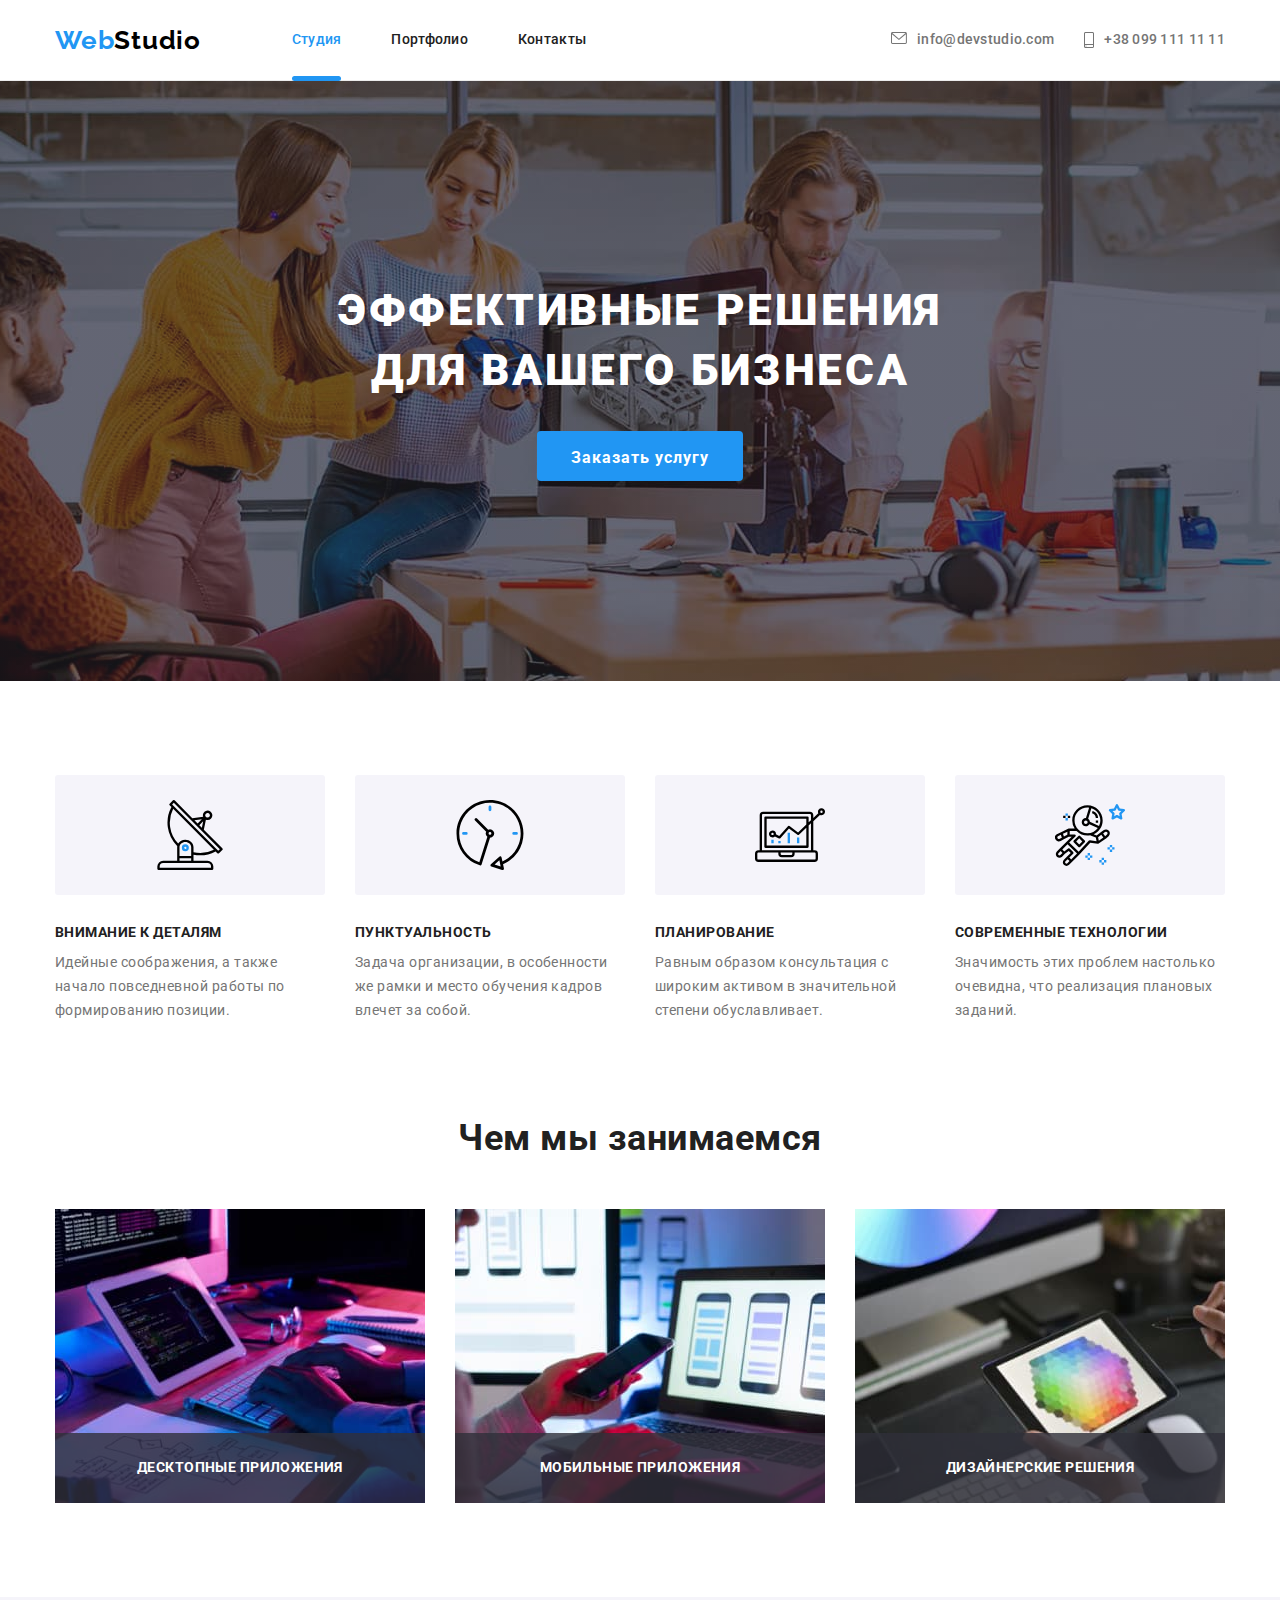
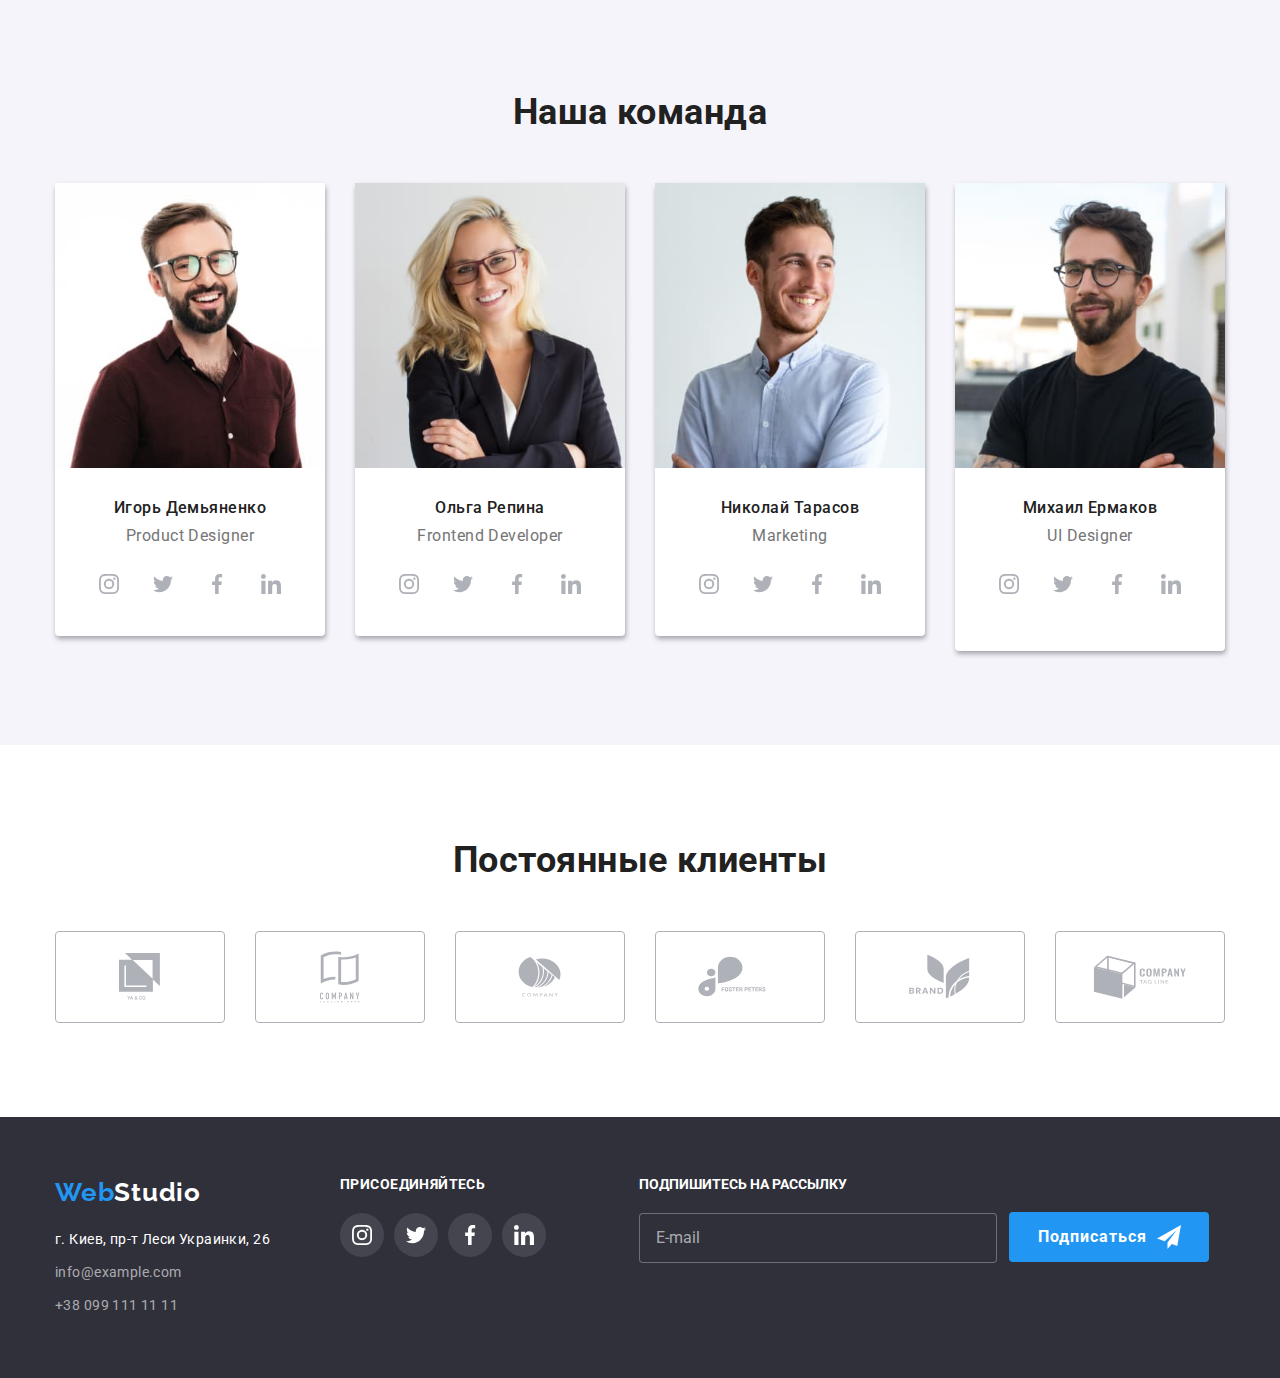
<file: index.html>
<!DOCTYPE html>
<html lang="ru">
  <head>
    <meta charset="UTF-8" />
    <meta http-equiv="X-UA-Compatible" content="IE=edge" />
    <meta name="viewport" content="width=device-width, initial-scale=1.0" />
    <title>Document</title>
    <link rel="preconnect" href="https://fonts.googleapis.com" />
    <link rel="preconnect" href="https://fonts.gstatic.com" crossorigin />
    <link
      href="https://fonts.googleapis.com/css2?family=Raleway:wght@700&family=Roboto:wght@400;500;700;900&display=swap"
      rel="stylesheet"
    />
    <link
      rel="stylesheet"
      href="https://cdnjs.cloudflare.com/ajax/libs/modern-normalize/1.1.0/modern-normalize.min.css"
    />

    <link rel="stylesheet" href="./css/main.min.css" />
  </head>
  <body>
    <header class="header">
      <div class="container--flex container">
        <div class="mobile-menu" id="mobile-menu" data-menu>
          <nav class="site-nav">
            <ul class="site-nav__list">
              <li class="site-nav__item">
                <a href="/" class="site-nav__link site-nav__link--current">Студия</a>
              </li>
              <li class="site-nav__item">
                <a href="./portfolio.html" class="site-nav__link">Портфолио</a>
              </li>
              <li class="site-nav__item"><a href="" class="site-nav__link">Контакты</a></li>
            </ul>
          </nav>
          <div class="mobile-menu__thumb">
            <ul class="contacts">
              <li class="contacts__item">
                <a class="contacts__link contacts__link--mail" href="mailto:info@devstudio.com">
                  <svg class="contacts__icon contacts__icon--envelope">
                    <use href="./images/studio/sprite.svg#icon-envelope"></use>
                  </svg>
                  info@devstudio.com</a
                >
              </li>
              <li class="contacts__item">
                <a class="contacts__link contacts__link--tel" href="tel:+380991111111">
                  <svg class="contacts__icon contacts__icon--smartphone">
                    <use href="./images/studio/sprite.svg#icon-smartphone"></use>
                  </svg>
                  +38 099 111 11 11</a
                >
              </li>
            </ul>
            <ul class="mobile-menu__list">
              <li class="mobile-menu__item"><a href="" class="mobile-menu__link">Intagram</a></li>
              <li class="mobile-menu__item"><a href="" class="mobile-menu__link">Twitter</a></li>
              <li class="mobile-menu__item"><a href="" class="mobile-menu__link">Facebook</a></li>
              <li class="mobile-menu__item"><a href="" class="mobile-menu__link">Linkedin</a></li>
            </ul>
          </div>
        </div>
        <a class="header__logo" href="/">Web<span class="header__studio">Studio</span></a>
        <button
          type="button"
          -
          class="menu-button"
          aria-expanded="false"
          aria-controls="mobile-menu"
          data-menu-button
        >
          <svg
            class="mobile-button__icon"
            width="40px"
            height="40px"
            aria-label="Переключатель мобильного меню"
          >
            <use
              href="./images/mobile-menu-sprite.svg#icon-menu_40px"
              class="mobile-button__icon--menu"
            ></use>
            <use
              href="./images/mobile-menu-sprite.svg#icon-close_40px"
              class="mobile-button__icon--close"
            ></use>
          </svg>
        </button>
      </div>
    </header>
    <main>
      <div class="overlay">
        <section class="hero">
          <h1 class="hero__title">Эффективные решения для вашего бизнеса</h1>
          <button data-modal-open class="hero__button" type="button">Заказать услугу</button>
        </section>
      </div>
      <section class="section">
        <div class="container">
          <h2 class="section__title visually-hidden">Особенности</h2>
          <ul class="feutures">
            <li class="feutures__item">
              <div class="feutures__image">
                <svg class="feutures__icon">
                  <use
                    href="./images/studio/sprite.svg#icon-antenna"
                    width="70px"
                    height="70px"
                  ></use>
                </svg>
              </div>
              <h3 class="feutures__title">Внимание к деталям</h3>
              <p class="feutures__text">
                Идейные соображения, а также начало повседневной работы по формированию позиции.
              </p>
            </li>
            <li class="feutures__item">
              <div class="feutures__image">
                <svg class="feutures__icon">
                  <use href="./images/studio/sprite.svg#icon-clock"></use>
                </svg>
              </div>
              <h3 class="feutures__title">Пунктуальность</h3>
              <p class="feutures__text">
                Задача организации, в особенности же рамки и место обучения кадров влечет за собой.
              </p>
            </li>
            <li class="feutures__item">
              <div class="feutures__image">
                <svg class="feutures__icon">
                  <use
                    href="./images/studio/sprite.svg#icon-diagram"
                    width="70px"
                    height="70px"
                  ></use>
                </svg>
              </div>
              <h3 class="feutures__title">Планирование</h3>
              <p class="feutures__text">
                Равным образом консультация с широким активом в значительной степени обуславливает.
              </p>
            </li>
            <li class="feutures__item">
              <div class="feutures__image">
                <svg class="feutures__icon">
                  <use
                    href="./images/studio/sprite.svg#icon-astronaut"
                    width="70px"
                    height="70px"
                  ></use>
                </svg>
              </div>
              <h3 class="feutures__title">Современные технологии</h3>
              <p class="feutures__text">
                Значимость этих проблем настолько очевидна, что реализация плановых заданий.
              </p>
            </li>
          </ul>
        </div>
      </section>
      <section class="example section">
        <div class="container">
          <h2 class="section__title">Чем мы занимаемся</h2>
          <ul class="examples">
            <li class="examples__item">
              <a href="" class="examples__link"
                ><img
                  class="examples__image"
                  srcset="
                    ./images/studio/Example-370px.jpg    1x,
                    ./images/studio/Example-370px@2x.jpg 2x
                  "
                  src="./images/studio/Example-370px.jpg"
                  alt="Человек набирает код"
                  width="370"
                />
                <div class="examples__thumb">
                  <p class="examples__text">ДЕСКТОПНЫЕ ПРИЛОЖЕНИЯ</p>
                </div>
              </a>
            </li>
            <li class="examples__item">
              <a href="" class="examples__link"
                ><img
                  class="examples__image"
                  srcset="
                    ./images/studio/Example1-370px.jpg    1x,
                    ./images/studio/Example1-370px@2x.jpg 2x
                  "
                  src="./images/studio/Example1-370px.jpg"
                  alt="Сайты на мобильных телефонах"
                  width="370"
                />
                <div class="examples__thumb">
                  <p class="examples__text">МОБИЛЬНЫЕ ПРИЛОЖЕНИЯ</p>
                </div>
              </a>
            </li>
            <li class="examples__item">
              <a href="" class="examples__link"
                ><img
                  class="examples__image"
                  srcset="
                    ./images/studio/Example2-370px.jpg    1x,
                    ./images/studio/Example2-370px@2x.jpg 2x
                  "
                  src="./images/studio/Example2-370px.jpg"
                  alt="Дизайнер подбирает цвета"
                  width="370"
                />
                <div class="examples__thumb">
                  <p class="examples__text">ДИЗАЙНЕРСКИЕ РЕШЕНИЯ</p>
                </div>
              </a>
            </li>
          </ul>
        </div>
      </section>
      <section class="members section">
        <div class="container">
          <h2 class="section__title">Наша команда</h2>
          <ul class="staff">
            <li class="staff__item">
              <img
                class="staff__image"
                srcset="
                  ./images/studio/img-270px.jpg    270w,
                  ./images/studio/img-354px.jpg    354w,
                  ./images/studio/img-450px.jpg    450w,
                  ./images/studio/img-270px@2x.jpg 540w,
                  ./images/studio/img-354px@2x.jpg 708w,
                  ./images/studio/img-450px@2x.jpg 900w
                "
                src="./images/studio/img-270px.jpg"
                sizes="(min-width:1200px) 25vw, (min-width:768px) 50vw, 100vw"
                alt="Мужчина"
              />
              <h3 class="staff__name">Игорь Демьяненко</h3>
              <p class="staff__post">Product Designer</p>
              <ul class="socials">
                <li class="socials__item">
                  <a href="" class="socials__link">
                    <svg class="socials__icon">
                      <use href="./images/studio/sprite.svg#icon-instagram"></use>
                    </svg>
                  </a>
                </li>
                <li class="socials__item">
                  <a href="" class="socials__link">
                    <svg class="socials__icon">
                      <use href="./images/studio/sprite.svg#icon-twitter"></use>
                    </svg>
                  </a>
                </li>
                <li class="socials__item">
                  <a href="" class="socials__link">
                    <svg class="socials__icon">
                      <use href="./images/studio/sprite.svg#icon-facebook"></use>
                    </svg>
                  </a>
                </li>
                <li class="socials__item">
                  <a href="" class="socials__link">
                    <svg class="socials__icon">
                      <use href="./images/studio/sprite.svg#icon-linkedin"></use>
                    </svg>
                  </a>
                </li>
              </ul>
            </li>
            <li class="staff__item">
              <img
                class="staff__image"
                srcset="
                  ./images/studio/img1-270px.jpg    270w,
                  ./images/studio/img1-354px.jpg    354w,
                  ./images/studio/img1-450px.jpg    450w,
                  ./images/studio/img1-270px@2x.jpg 540w,
                  ./images/studio/img1-354px@2x.jpg 708w,
                  ./images/studio/img1-450px@2x.jpg 900w
                "
                src="./images/studio/img1-270px.jpg"
                sizes="(min-width:1200px) 25vw, (min-width:768px) 50vw, 100vw"
                alt="Женщина"
              />
              <h3 class="staff__name">Ольга Репина</h3>
              <p class="staff__post">Frontend Developer</p>
              <ul class="socials">
                <li class="socials__item">
                  <a href="" class="socials__link">
                    <svg class="socials__icon">
                      <use href="./images/studio/sprite.svg#icon-instagram"></use>
                    </svg>
                  </a>
                </li>
                <li class="socials__item">
                  <a href="" class="socials__link">
                    <svg class="socials__icon">
                      <use href="./images/studio/sprite.svg#icon-twitter"></use>
                    </svg>
                  </a>
                </li>
                <li class="socials__item">
                  <a href="" class="socials__link">
                    <svg class="socials__icon">
                      <use href="./images/studio/sprite.svg#icon-facebook"></use>
                    </svg>
                  </a>
                </li>
                <li class="socials__item">
                  <a href="" class="socials__link">
                    <svg class="socials__icon">
                      <use href="./images/studio/sprite.svg#icon-linkedin"></use>
                    </svg>
                  </a>
                </li>
              </ul>
            </li>
            <li class="staff__item">
              <img
                class="staff__image"
                srcset="
                  ./images/studio/img2-270px.jpg    270w,
                  ./images/studio/img2-354px.jpg    354w,
                  ./images/studio/img2-450px.jpg    450w,
                  ./images/studio/img2-270px@2x.jpg 540w,
                  ./images/studio/img2-354px@2x.jpg 708w,
                  ./images/studio/img2-450px@2x.jpg 900w
                "
                src="./images/studio/img2-270px.jpg"
                sizes="(min-width:1200px) 25vw, (min-width:768px) 50vw, 100vw"
                alt="Мужчина"
              />
              <h3 class="staff__name">Николай Тарасов</h3>
              <p class="staff__post">Marketing</p>
              <ul class="socials">
                <li class="socials__item">
                  <a href="" class="socials__link">
                    <svg class="socials__icon">
                      <use href="./images/studio/sprite.svg#icon-instagram"></use>
                    </svg>
                  </a>
                </li>
                <li class="socials__item">
                  <a href="" class="socials__link">
                    <svg class="socials__icon">
                      <use href="./images/studio/sprite.svg#icon-twitter"></use>
                    </svg>
                  </a>
                </li>
                <li class="socials__item">
                  <a href="" class="socials__link">
                    <svg class="socials__icon">
                      <use href="./images/studio/sprite.svg#icon-facebook"></use>
                    </svg>
                  </a>
                </li>
                <li class="socials__item">
                  <a href="" class="socials__link">
                    <svg class="socials__icon">
                      <use href="./images/studio/sprite.svg#icon-linkedin"></use>
                    </svg>
                  </a>
                </li>
              </ul>
            </li>
            <li class="staff__item">
              <img
                class="staff__image"
                srcset="
                  ./images/studio/img3-270px.jpg    270w,
                  ./images/studio/img3-354px.jpg    354w,
                  ./images/studio/img3-450px.jpg    450w,
                  ./images/studio/img3-270px@2x.jpg 540w,
                  ./images/studio/img3-354px@2x.jpg 708w,
                  ./images/studio/img3-450px@2x.jpg 900w
                "
                src="./images/studio/img3-270px.jpg"
                sizes="(min-width:1200px) 25vw, (min-width:768px) 50vw, 100vw"
                alt="Мужчина"
              />
              <h3 class="staff__name">Михаил Ермаков</h3>
              <p class="staff__post">UI Designer</p>
              <ul class="socials">
                <li class="socials__item">
                  <a href="" class="socials__link">
                    <svg class="socials__icon">
                      <use href="./images/studio/sprite.svg#icon-instagram"></use>
                    </svg>
                  </a>
                </li>
                <li class="socials__item">
                  <a href="" class="socials__link">
                    <svg class="socials__icon">
                      <use href="./images/studio/sprite.svg#icon-twitter"></use>
                    </svg>
                  </a>
                </li>
                <li class="socials__item">
                  <a href="" class="socials__link">
                    <svg class="socials__icon">
                      <use href="./images/studio/sprite.svg#icon-facebook"></use>
                    </svg>
                  </a>
                </li>
                <li class="socials__item">
                  <a href="" class="socials__link">
                    <svg class="socials__icon">
                      <use href="./images/studio/sprite.svg#icon-linkedin"></use>
                    </svg>
                  </a>
                </li>
              </ul>
            </li>
          </ul>
        </div>
      </section>
      <section class="clients section">
        <div class="container">
          <h1 class="section__title">Постоянные клиенты</h1>
          <ul class="clients__list">
            <li class="clients__item">
              <a href="" class="clients__link">
                <svg class="clients__icon" height="47px" width="41px">
                  <use href="./images/studio/sprite.svg#icon-group"></use>
                </svg>
              </a>
            </li>
            <li class="clients__item">
              <a href="" class="clients__link">
                <svg class="clients__icon" width="40px" height="52px">
                  <use href="./images/studio/sprite.svg#icon-group1"></use>
                </svg>
              </a>
            </li>
            <li class="clients__item">
              <a href="" class="clients__link">
                <svg class="clients__icon" width="43px" height="41px">
                  <use href="./images/studio/sprite.svg#icon-group2"></use>
                </svg>
              </a>
            </li>
            <li class="clients__item">
              <a href="" class="clients__link">
                <svg class="clients__icon" width="84px" height="41px">
                  <use href="./images/studio/sprite.svg#icon-group3"></use>
                </svg>
              </a>
            </li>
            <li class="clients__item">
              <a href="" class="clients__link">
                <svg class="clients__icon" width="63px" height="45px">
                  <use href="./images/studio/sprite.svg#icon-group4"></use>
                </svg>
              </a>
            </li>
            <li class="clients__item">
              <a href="" class="clients__link">
                <svg class="clients__icon" width="94px" height="44px">
                  <use href="./images/studio/sprite.svg#icon-group5"></use>
                </svg>
              </a>
            </li>
          </ul>
        </div>
      </section>
    </main>
    <footer class="footer">
      <div class="container">
        <div class="flexbox">
          <div class="info">
            <a class="header__logo" href="/"
              >Web<span class="header__studio--white">Studio</span></a
            >
            <ul class="info__list">
              <li class="info__item">
                <p class="info__adress">г. Киев, пр-т Леси Украинки, 26</p>
              </li>
              <li class="info__item">
                <a class="info__link" href="mailto:info@example.com">info@example.com</a>
              </li>
              <li class="info__item">
                <a class="info__link" href="tel:+380991111111">+38 099 111 11 11</a>
              </li>
            </ul>
          </div>
          <div class="footer__socials">
            <h2 class="socials__title">Присоединяйтесь</h2>
            <ul class="socials socials--footer">
              <li class="socials__item">
                <a href="" class="socials__link socials__link--white">
                  <svg class="socials__icon">
                    <use href="./images/studio/sprite.svg#icon-instagram"></use>
                  </svg>
                </a>
              </li>
              <li class="socials__item">
                <a href="" class="socials__link socials__link--white">
                  <svg class="socials__icon">
                    <use href="./images/studio/sprite.svg#icon-twitter"></use>
                  </svg>
                </a>
              </li>
              <li class="socials__item">
                <a href="" class="socials__link socials__link--white">
                  <svg class="socials__icon">
                    <use href="./images/studio/sprite.svg#icon-facebook"></use>
                  </svg>
                </a>
              </li>
              <li class="socials__item">
                <a href="" class="socials__link socials__link--white">
                  <svg class="socials__icon">
                    <use href="./images/studio/sprite.svg#icon-linkedin"></use>
                  </svg>
                </a>
              </li>
            </ul>
          </div>
          <form class="subscribe" name="subscribe">
            <label class="subscribe__label" for="footer-label">ПОДПИШИТЕСЬ НА РАССЫЛКУ</label>
            <input
              class="subscribe__input"
              type="email"
              name="email"
              placeholder="E-mail"
              id="footer-label"
            />
            <button class="subscribe__button" type="submit">
              <span class="subscribe__text">Подписаться</span>
              <svg class="subscribe__icon" height="24px" weith="24px">
                <use href="./images/studio/sprite.svg#icon-send"></use>
              </svg>
            </button>
          </form>
        </div>
      </div>
    </footer>
    <div data-modal class="backdrop is-hidden">
      <div class="modal">
        <button data-modal-close class="modal__close">
          <svg class="modal__icon" width="11px" height="11px">
            <use href="./images/studio/sprite.svg#icon-Vector"></use>
          </svg>
        </button>
        <form class="request" action="request">
          <h1 class="request__text">Оставьте свои данные, мы вам перезвоним</h1>
          <div class="request__field">
            <label for="username" class="request__label">Имя</label>
            <input
              class="request__input"
              type="text"
              name="username"
              id="username"
              placeholder=" "
            />
            <svg class="request__icon">
              <use href="./images/studio/sprite.svg#icon-person-black-18dp-1"></use>
            </svg>
          </div>
          <div class="request__field">
            <label for="user-tel" class="request__label">Телефон</label>
            <input class="request__input" type="tel" name="tel" id="user-tel" placeholder=" " />
            <svg class="request__icon">
              <use href="./images/studio/sprite.svg#icon-phone-black-18dp-1"></use>
            </svg>
          </div>
          <div class="request__field">
            <label for="user-mail" class="request__label">Почта</label>
            <input
              class="request__input"
              type="email"
              name="email"
              id="user-mail"
              placeholder=" "
            />
            <svg class="request__icon">
              <use href="./images/studio/sprite.svg#icon-email-black-18dp-1"></use>
            </svg>
          </div>
          <div class="request__field">
            <label class="request__label" for="comment ">Комментарий</label>
            <textarea
              class="comment-area"
              name="comment"
              id="comment"
              placeholder="Введите текст"
            ></textarea>
          </div>
          <div class="agreement">
            <input class="agreement__input" id="check" type="checkbox" />
            <label class="agreement__label" for="check"
              >Соглашаюсь с рассылкой и принимаю
              <a class="agreement__link" href="/">Условия договора </a>
              <span class="agreement__check">
                <svg width="16px" height="15px" class="agreement__icon">
                  <use href="./images/studio/sprite.svg#icon-icon-check"></use>
                </svg>
              </span>
            </label>
          </div>
          <div class="send">
            <button class="send__button" type="submit">Отправить</button>
          </div>
        </form>
      </div>
    </div>
    <script src="./js/modal.js"></script>
    <script src="./js/menu.js"></script>
  </body>
</html>
</file>
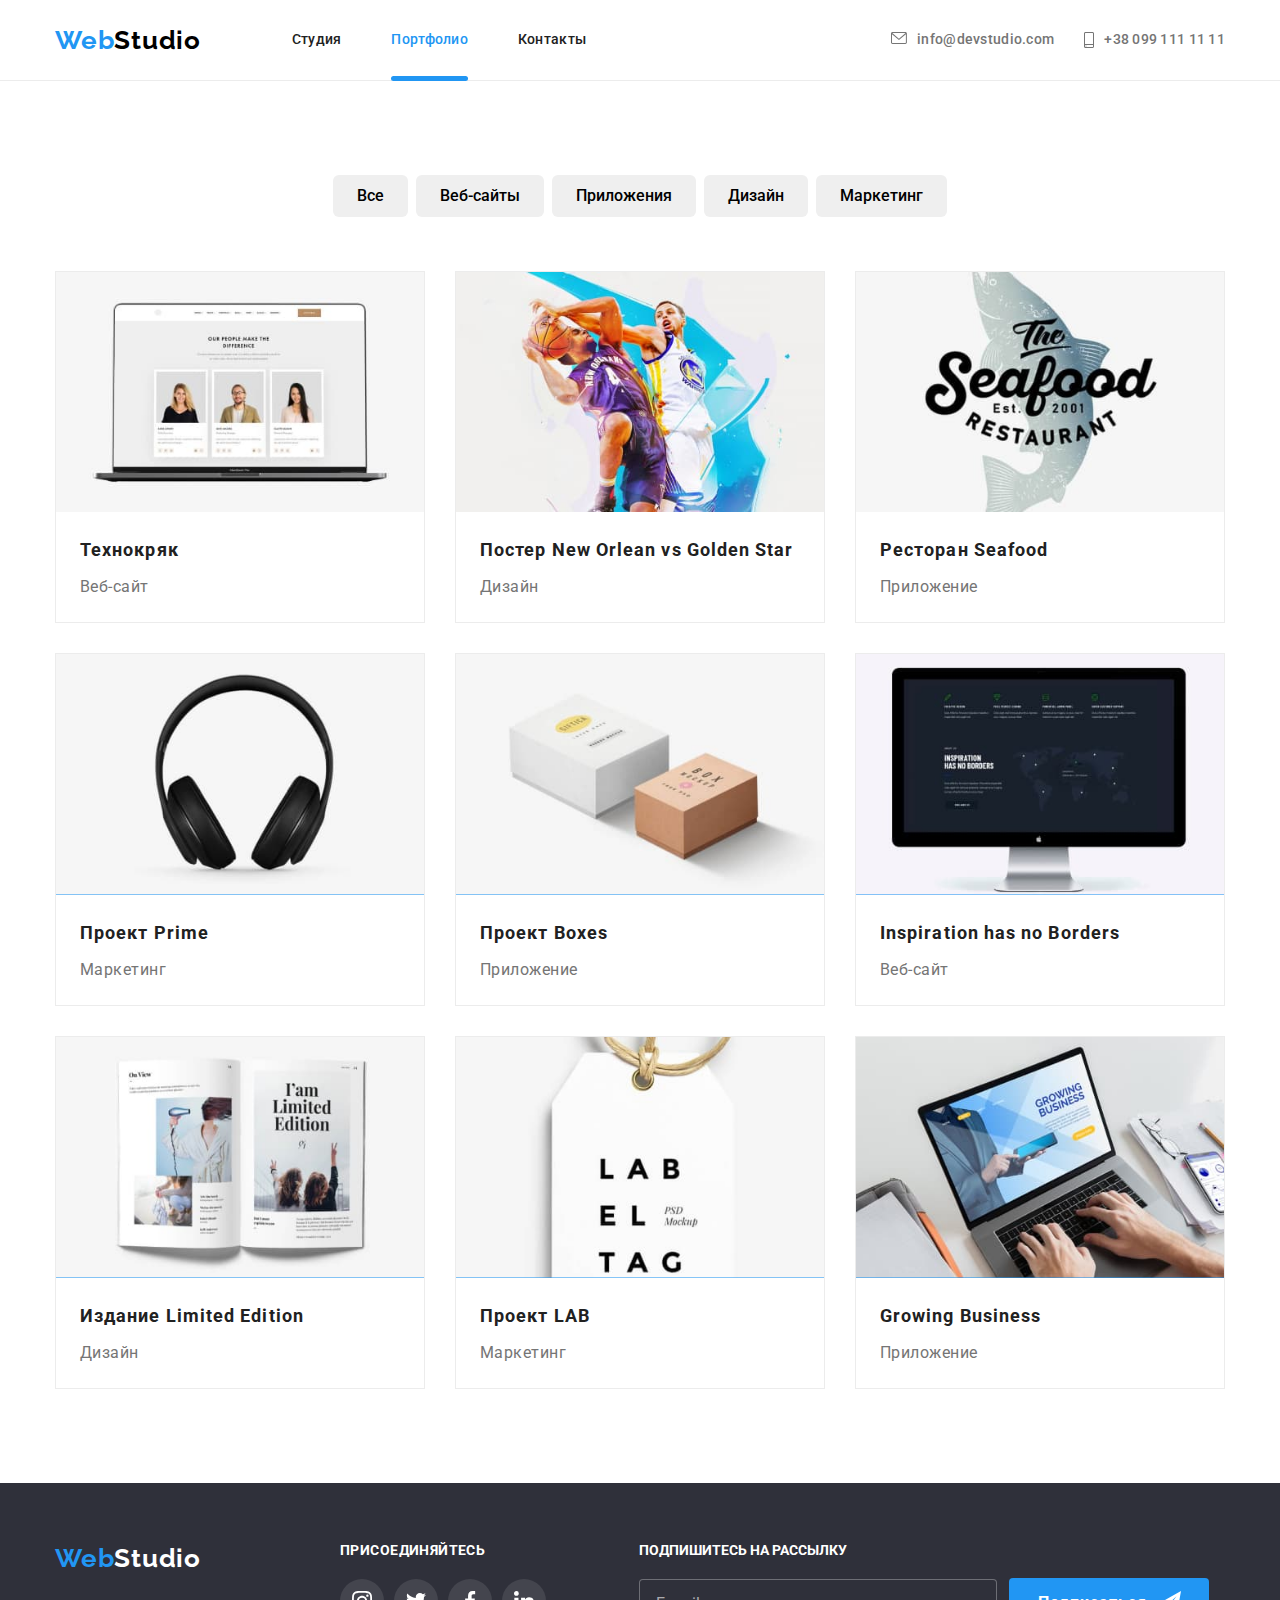
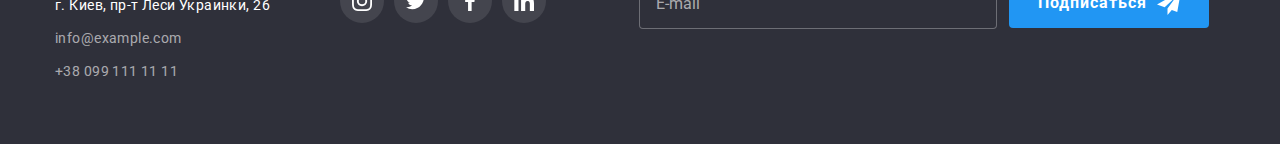
<file: portfolio.html>
<!DOCTYPE html>
<html lang="ru">
  <head>
    <meta charset="UTF-8" />
    <meta http-equiv="X-UA-Compatible" content="IE=edge" />
    <meta name="viewport" content="width=device-width, initial-scale=1.0" />
    <title>Document</title>
    <link rel="preconnect" href="https://fonts.googleapis.com" />
    <link rel="preconnect" href="https://fonts.gstatic.com" crossorigin />
    <link
      href="https://fonts.googleapis.com/css2?family=Raleway:wght@700&family=Roboto:wght@400;500;700;900&display=swap"
      rel="stylesheet"
    />
    <link
      rel="stylesheet"
      href="https://cdnjs.cloudflare.com/ajax/libs/modern-normalize/1.1.0/modern-normalize.min.css"
    />
    <link rel="stylesheet" href="./css/main.min.css" />
  </head>
  <body>
    <header class="header">
      <div class="container--flex container">
        <div class="mobile-menu" id="mobile-menu" data-menu>
          <nav class="site-nav">
            <ul class="site-nav__list">
              <li class="site-nav__item">
                <a href="./index.html" class="site-nav__link">Студия</a>
              </li>
              <li class="site-nav__item">
                <a href="./portfolio.html" class="site-nav__link site-nav__link--current"
                  >Портфолио</a
                >
              </li>
              <li class="site-nav__item"><a href="" class="site-nav__link">Контакты</a></li>
            </ul>
          </nav>
          <div class="mobile-menu__thumb">
            <ul class="contacts">
              <li class="contacts__item">
                <a class="contacts__link contacts__link--mail" href="mailto:info@devstudio.com">
                  <svg class="contacts__icon contacts__icon--envelope">
                    <use href="./images/studio/sprite.svg#icon-envelope"></use>
                  </svg>
                  info@devstudio.com</a
                >
              </li>
              <li class="contacts__item">
                <a class="contacts__link contacts__link--tel" href="tel:+380991111111">
                  <svg class="contacts__icon contacts__icon--smartphone">
                    <use href="./images/studio/sprite.svg#icon-smartphone"></use>
                  </svg>
                  +38 099 111 11 11</a
                >
              </li>
            </ul>
            <ul class="mobile-menu__list">
              <li class="mobile-menu__item"><a href="" class="mobile-menu__link">Intagram</a></li>
              <li class="mobile-menu__item"><a href="" class="mobile-menu__link">Twitter</a></li>
              <li class="mobile-menu__item"><a href="" class="mobile-menu__link">Facebook</a></li>
              <li class="mobile-menu__item"><a href="" class="mobile-menu__link">Linkedin</a></li>
            </ul>
          </div>
        </div>
        <a class="header__logo" href="/">Web<span class="header__studio">Studio</span></a>
        <button
          type="button"
          -
          class="menu-button"
          aria-expanded="false"
          aria-controls="mobile-menu"
          data-menu-button
        >
          <svg
            class="mobile-button__icon"
            width="40px"
            height="40px"
            aria-label="Переключатель мобильного меню"
          >
            <use
              href="./images/mobile-menu-sprite.svg#icon-menu_40px"
              class="mobile-button__icon--menu"
            ></use>
            <use
              href="./images/mobile-menu-sprite.svg#icon-close_40px"
              class="mobile-button__icon--close"
            ></use>
          </svg>
        </button>
      </div>
    </header>
    <main>
      <section class="projects">
        <div class="container">
          <ul class="projects__list">
            <li class="projects__item"><button class="projects__btn" type="button">Все</button></li>
            <li class="projects__item">
              <button class="projects__btn" type="button">Веб-сайты</button>
            </li>
            <li class="projects__item">
              <button class="projects__btn" type="button">Приложения</button>
            </li>
            <li class="projects__item">
              <button class="projects__btn" type="button">Дизайн</button>
            </li>
            <li class="projects__item">
              <button class="projects__btn" type="button">Маркетинг</button>
            </li>
          </ul>
          <h1 class="visually-hidden">Примеры работ</h1>
          <ul class="works">
            <li class="works__item">
              <a class="works__link" href="">
                <div class="thumb">
                  <img
                    srcset="
                      ./images/portfolio/works-354px.jpg    354w,
                      ./images/portfolio/works-370px.jpg    370w,
                      ./images/portfolio/works-450px.jpg    450w,
                      ./images/portfolio/works-354px@2x.jpg 708w,
                      ./images/portfolio/works-370px@2x.jpg 740w,
                      ./images/portfolio/works-450px@2x.jpg 900w
                    "
                    src="./images/portfolio/works-354px.jpg"
                    sizes="(min-width:1200px)   33vw, (min-width:768px) 50vw, 100vw"
                    alt="Монитор с порртретами"
                    class="thumb__image"
                  />
                  <div class="thumb__description">
                    <p class="thumb__text">
                      Ресурс предлагает комплексные предложения с разным уровнем функционала и
                      сервисов. Все это позволит посетителю получить исчерпывающие сведения о
                      компании или частном лице.
                    </p>
                  </div>
                </div>
                <div class="works__name">
                  <h2 class="works__title">Технокряк</h2>
                  <p class="works__text">Веб-сайт</p>
                </div>
              </a>
            </li>
            <li class="works__item">
              <a class="works__link" href="">
                <div class="thumb">
                  <img
                    srcset="
                      ./images/portfolio/works1-354px.jpg    354w,
                      ./images/portfolio/works1-370px.jpg    370w,
                      ./images/portfolio/works1-450px.jpg    450w,
                      ./images/portfolio/works1-354px@2x.jpg 708w,
                      ./images/portfolio/works1-370px@2x.jpg 740w,
                      ./images/portfolio/works1-450px@2x.jpg 900w
                    "
                    src="./images/portfolio/works1-354px.jpg"
                    sizes="(min-width:1200px)   33vw, (min-width:768px) 50vw, 100vw"
                    alt="Игра в баскетбол"
                    class="thumb__image"
                  />
                  <div class="thumb__description">
                    <p class="thumb__text">
                      Ресурс предлагает комплексные предложения с разным уровнем функционала и
                      сервисов. Все это позволит посетителю получить исчерпывающие сведения о
                      компании или частном лице.
                    </p>
                  </div>
                </div>
                <div class="works__name">
                  <h2 class="works__title">Постер New Orlean vs Golden Star</h2>
                  <p class="works__text">Дизайн</p>
                </div>
              </a>
            </li>
            <li class="works__item">
              <a class="works__link" href="">
                <div class="thumb">
                  <img
                    srcset="
                      ./images/portfolio/works2-354px.jpg    354w,
                      ./images/portfolio/works2-370px.jpg    370w,
                      ./images/portfolio/works2-450px.jpg    450w,
                      ./images/portfolio/works2-354px@2x.jpg 708w,
                      ./images/portfolio/works2-370px@2x.jpg 740w,
                      ./images/portfolio/works2-450px@2x.jpg 900w
                    "
                    src="./images/portfolio/works2-354px.jpg"
                    sizes="(min-width:1200px)   33vw, (min-width:768px) 50vw, 100vw"
                    alt="Логотип ресторана"
                    class="thumb__image"
                  />
                  <div class="thumb__description">
                    <p class="thumb__text">
                      Ресурс предлагает комплексные предложения с разным уровнем функционала и
                      сервисов. Все это позволит посетителю получить исчерпывающие сведения о
                      компании или частном лице.
                    </p>
                  </div>
                </div>
                <div class="works__name">
                  <h2 class="works__title">Ресторан Seafood</h2>
                  <p class="works__text">Приложение</p>
                </div>
              </a>
            </li>
            <li class="works__item">
              <a class="works__link" href="">
                <div class="thumb">
                  <img
                    srcset="
                      ./images/portfolio/works3-354px.jpg    354w,
                      ./images/portfolio/works3-370px.jpg    370w,
                      ./images/portfolio/works3-450px.jpg    450w,
                      ./images/portfolio/works3-354px@2x.jpg 708w,
                      ./images/portfolio/works3-370px@2x.jpg 740w,
                      ./images/portfolio/works3-450px@2x.jpg 900w
                    "
                    src="./images/portfolio/works3-354px.jpg"
                    sizes="(min-width:1200px)   33vw, (min-width:768px) 50vw, 100vw"
                    alt="Наушники"
                    class="thumb__image"
                  />
                  <div class="thumb__description">
                    <p class="thumb__text">
                      Ресурс предлагает комплексные предложения с разным уровнем функционала и
                      сервисов. Все это позволит посетителю получить исчерпывающие сведения о
                      компании или частном лице.
                    </p>
                  </div>
                </div>
                <div class="works__name">
                  <h2 class="works__title">Проект Prime</h2>
                  <p class="works__text">Маркетинг</p>
                </div>
              </a>
            </li>
            <li class="works__item">
              <a class="works__link" href=""
                ><div class="thumb">
                  <img
                    srcset="
                      ./images/portfolio/works4-354px.jpg    354w,
                      ./images/portfolio/works4-370px.jpg    370w,
                      ./images/portfolio/works4-450px.jpg    450w,
                      ./images/portfolio/works4-354px@2x.jpg 708w,
                      ./images/portfolio/works4-370px@2x.jpg 740w,
                      ./images/portfolio/works4-450px@2x.jpg 900w
                    "
                    src="./images/portfolio/works4-354px.jpg"
                    sizes="(min-width:1200px)   33vw, (min-width:768px) 50vw, 100vw"
                    alt="Коробки"
                    class="thumb__image"
                  />
                  <div class="thumb__description">
                    <p class="thumb__text">
                      Ресурс предлагает комплексные предложения с разным уровнем функционала и
                      сервисов. Все это позволит посетителю получить исчерпывающие сведения о
                      компании или частном лице.
                    </p>
                  </div>
                </div>
                <div class="works__name">
                  <h2 class="works__title">Проект Boxes</h2>
                  <p class="works__text">Приложение</p>
                </div>
              </a>
            </li>
            <li class="works__item">
              <a class="works__link" href=""
                ><div class="thumb">
                  <img
                    srcset="
                      ./images/portfolio/works5-354px.jpg    354w,
                      ./images/portfolio/works5-370px.jpg    370w,
                      ./images/portfolio/works5-450px.jpg    450w,
                      ./images/portfolio/works5-354px@2x.jpg 708w,
                      ./images/portfolio/works5-370px@2x.jpg 740w,
                      ./images/portfolio/works5-450px@2x.jpg 900w
                    "
                    src="./images/portfolio/works5-354px.jpg"
                    sizes="(min-width:1200px)   33vw, (min-width:768px) 50vw, 100vw"
                    alt="Монитор"
                    class="thumb__image"
                  />
                  <div class="thumb__description">
                    <p class="thumb__text">
                      Ресурс предлагает комплексные предложения с разным уровнем функционала и
                      сервисов. Все это позволит посетителю получить исчерпывающие сведения о
                      компании или частном лице.
                    </p>
                  </div>
                </div>
                <div class="works__name">
                  <h2 class="works__title">Inspiration has no Borders</h2>
                  <p class="works__text">Веб-сайт</p>
                </div>
              </a>
            </li>
            <li class="works__item">
              <a class="works__link" href=""
                ><div class="thumb">
                  <img
                    srcset="
                      ./images/portfolio/works6-354px.jpg    354w,
                      ./images/portfolio/works6-370px.jpg    370w,
                      ./images/portfolio/works6-450px.jpg    450w,
                      ./images/portfolio/works6-354px@2x.jpg 708w,
                      ./images/portfolio/works6-370px@2x.jpg 740w,
                      ./images/portfolio/works6-450px@2x.jpg 900w
                    "
                    src="./images/portfolio/works6-354px.jpg"
                    sizes="(min-width:1200px)   33vw, (min-width:768px) 50vw, 100vw"
                    alt="Журнал"
                    class="thumb__image"
                  />
                  <div class="thumb__description">
                    <p class="thumb__text">
                      Ресурс предлагает комплексные предложения с разным уровнем функционала и
                      сервисов. Все это позволит посетителю получить исчерпывающие сведения о
                      компании или частном лице.
                    </p>
                  </div>
                </div>
                <div class="works__name">
                  <h2 class="works__title">Издание Limited Edition</h2>
                  <p class="works__text">Дизайн</p>
                </div>
              </a>
            </li>
            <li class="works__item">
              <a class="works__link" href=""
                ><div class="thumb">
                  <img
                    srcset="
                      ./images/portfolio/works7-354px.jpg    354w,
                      ./images/portfolio/works7-370px.jpg    370w,
                      ./images/portfolio/works7-450px.jpg    450w,
                      ./images/portfolio/works7-354px@2x.jpg 708w,
                      ./images/portfolio/works7-370px@2x.jpg 740w,
                      ./images/portfolio/works7-450px@2x.jpg 900w
                    "
                    src="./images/portfolio/works7-354px.jpg"
                    sizes="(min-width:1200px)   33vw, (min-width:768px) 50vw, 100vw"
                    alt="Бирка с названием"
                    class="thumb__image"
                  />
                  <div class="thumb__description">
                    <p class="thumb__text">
                      Ресурс предлагает комплексные предложения с разным уровнем функционала и
                      сервисов. Все это позволит посетителю получить исчерпывающие сведения о
                      компании или частном лице.
                    </p>
                  </div>
                </div>
                <div class="works__name">
                  <h2 class="works__title">Проект LAB</h2>
                  <p class="works__text">Маркетинг</p>
                </div>
              </a>
            </li>
            <li class="works__item">
              <a class="works__link" href=""
                ><div class="thumb">
                  <img
                    srcset="
                      ./images/portfolio/works8-354px.jpg    354w,
                      ./images/portfolio/works8-370px.jpg    370w,
                      ./images/portfolio/works8-450px.jpg    450w,
                      ./images/portfolio/works8-354px@2x.jpg 708w,
                      ./images/portfolio/works8-370px@2x.jpg 740w,
                      ./images/portfolio/works8-450px@2x.jpg 900w
                    "
                    src="./images/portfolio/works8-354px.jpg"
                    sizes="(min-width:1200px)   33vw, (min-width:768px) 50vw, 100vw"
                    alt="Работа за ноутбуком"
                    class="thumb__image"
                  />
                  <div class="thumb__description">
                    <p class="thumb__text">
                      Ресурс предлагает комплексные предложения с разным уровнем функционала и
                      сервисов. Все это позволит посетителю получить исчерпывающие сведения о
                      компании или частном лице.
                    </p>
                  </div>
                </div>
                <div class="works__name">
                  <h2 class="works__title">Growing Business</h2>
                  <p class="works__text">Приложение</p>
                </div>
              </a>
            </li>
          </ul>
        </div>
      </section>
    </main>
    <footer class="footer">
      <div class="container">
        <div class="flexbox">
          <div class="info">
            <a class="header__logo" href="/"
              >Web<span class="header__studio--white">Studio</span></a
            >
            <ul class="info__list">
              <li class="info__item">
                <p class="info__adress">г. Киев, пр-т Леси Украинки, 26</p>
              </li>
              <li class="info__item">
                <a class="info__link" href="mailto:info@example.com">info@example.com</a>
              </li>
              <li class="info__item">
                <a class="info__link" href="tel:+380991111111">+38 099 111 11 11</a>
              </li>
            </ul>
          </div>
          <div class="footer__socials">
            <h2 class="socials__title">Присоединяйтесь</h2>
            <ul class="socials socials--footer">
              <li class="socials__item">
                <a href="" class="socials__link socials__link--white">
                  <svg class="socials__icon">
                    <use href="./images/studio/sprite.svg#icon-instagram"></use>
                  </svg>
                </a>
              </li>
              <li class="socials__item">
                <a href="" class="socials__link socials__link--white">
                  <svg class="socials__icon">
                    <use href="./images/studio/sprite.svg#icon-twitter"></use>
                  </svg>
                </a>
              </li>
              <li class="socials__item">
                <a href="" class="socials__link socials__link--white">
                  <svg class="socials__icon">
                    <use href="./images/studio/sprite.svg#icon-facebook"></use>
                  </svg>
                </a>
              </li>
              <li class="socials__item">
                <a href="" class="socials__link socials__link--white">
                  <svg class="socials__icon">
                    <use href="./images/studio/sprite.svg#icon-linkedin"></use>
                  </svg>
                </a>
              </li>
            </ul>
          </div>
          <form class="subscribe" name="subscribe">
            <label class="subscribe__label" for="footer-label">ПОДПИШИТЕСЬ НА РАССЫЛКУ</label>
            <input
              class="subscribe__input"
              type="email"
              name="email"
              placeholder="E-mail"
              id="footer-label"
            />
            <button class="subscribe__button" type="submit">
              <span class="subscribe__text">Подписаться</span>
              <svg class="subscribe__icon" height="24px" weith="24px">
                <use href="./images/studio/sprite.svg#icon-send"></use>
              </svg>
            </button>
          </form>
        </div>
      </div>
    </footer>
    <script src="./js/menu.js"></script>
  </body>
</html>
</file>
<file: css/main.min.css>
html{-webkit-box-sizing:border-box;box-sizing:border-box}*,*::before,*::after{-webkit-box-sizing:inherit;box-sizing:inherit}body{color:#757575}body.menu-open{overflow:hidden}:root{--main-animation: cubic-bezier(0.4, 0, 0.2, 1)}.container{padding-left:15px;padding-right:15px;margin:0 auto;width:100%}@media screen and (min-width: 480px){.container{width:480px}}@media screen and (min-width: 768px){.container{width:768px}}@media screen and (min-width: 1200px){.container{width:1200px}}.container--flex{display:-webkit-box;display:-ms-flexbox;display:flex;-webkit-box-align:center;-ms-flex-align:center;align-items:center;-webkit-box-pack:justify;-ms-flex-pack:justify;justify-content:space-between}@media screen and (min-width: 768px){.container--flex{-webkit-box-orient:horizontal;-webkit-box-direction:reverse;-ms-flex-direction:row-reverse;flex-direction:row-reverse;-webkit-box-pack:justify;-ms-flex-pack:justify;justify-content:space-between}}.section{padding-top:60px;padding-bottom:60px}@media screen and (min-width: 1200px){.section{padding-bottom:0;padding-top:94px}}.section__title{margin-top:0;margin-bottom:30px;color:#212121;text-align:center}@media screen and (min-width: 1200px){.section__title{margin-bottom:50px}}.visually-hidden{position:absolute;white-space:nowrap;margin:-1px;width:1px;height:1px;overflow:hidden;border:0;padding:0;clip:rect(0 0 0 0);-webkit-clip-path:inset(50%);clip-path:inset(50%)}body{font-family:Roboto,sans-serif}main{letter-spacing:.03em}.header__logo{font-family:Raleway,cursive;font-weight:700;font-size:24px;line-height:1.16;letter-spacing:.03em}@media screen and (min-width: 1200px){.header__logo{font-size:26px;line-height:1.19}}.site-nav__link{font-weight:500;font-size:40px;line-height:1.18;letter-spacing:.02em}@media screen and (min-width: 768px){.site-nav__link{font-size:14px;line-height:1.14}}.contacts__link--tel{font-size:34px;line-height:1.18;font-weight:500;letter-spacing:.02em}.contacts__link--mail{font-size:24px;line-height:1.16;font-weight:500;letter-spacing:.02em}@media screen and (min-width: 768px){.contacts__link{font-weight:500;font-size:12px;line-height:1.16;letter-spacing:.02em}}@media screen and (min-width: 1200px){.contacts__link{font-size:14px;line-height:1.14}}.mobile-menu__item{font-weight:500;font-size:18px;line-height:1.2;letter-spacing:.02em}.hero__button{font-weight:700;font-size:16px;line-height:1.9;letter-spacing:.06em}.section__title{font-weight:700;font-size:28px;line-height:1.18}@media screen and (min-width: 1200px){.section__title{font-size:36px;line-height:1.17}}.hero__title{font-family:"Roboto";font-weight:900;font-size:26px;line-height:1.62;text-align:center;letter-spacing:.06em;text-transform:uppercase}@media screen and (min-width: 1200px){.hero__title{font-size:44px;line-height:1.36}}.feutures__title{font-weight:700;font-size:14px;line-height:1.14;text-transform:uppercase}.feutures__text{font-size:14px;line-height:1.71}.examples__text{font-weight:700;font-size:14px;line-height:1.14;text-align:center;letter-spacing:.03em;text-transform:uppercase}.staff__name{font-weight:500;font-size:16px;line-height:1.19}.info__adress{font-size:14px;line-height:1.71;letter-spacing:.03em}.info__link{font-size:14px;line-height:1.71;letter-spacing:.03em}.socials__title{font-weight:700;font-size:14px;line-height:1.14;letter-spacing:.03em;text-transform:uppercase}.subscribe__label{font-weight:700;font-size:14px;line-height:1.14;text-transform:uppercase}.subscribe__input::-webkit-input-placeholder{font-weight:400;font-size:16px;line-height:1.25}.subscribe__input::-moz-placeholder{font-weight:400;font-size:16px;line-height:1.25}.subscribe__input:-ms-input-placeholder{font-weight:400;font-size:16px;line-height:1.25}.subscribe__input::-ms-input-placeholder{font-weight:400;font-size:16px;line-height:1.25}.subscribe__input::placeholder{font-weight:400;font-size:16px;line-height:1.25}.subscribe__button{font-weight:700;font-size:16px;line-height:1.87;letter-spacing:.06em}.projects__btn{font-family:Roboto,sans-serif;font-weight:500;font-size:16px;line-height:1.6}.works__title{font-weight:700;font-size:18px;line-height:2;letter-spacing:.06em}.works__text{font-size:16px;line-height:1.9}.thumb__text{font-weight:400;font-size:18px;line-height:28px}.request__text{font-weight:700;font-size:20px;line-height:1.15}.request__label{font-weight:400;font-size:12px;line-height:1.17;letter-spacing:.01em}.comment-area::-webkit-input-placeholder{font-weight:400;font-size:12px;line-height:14px;letter-spacing:.01em}.comment-area::-moz-placeholder{font-weight:400;font-size:12px;line-height:14px;letter-spacing:.01em}.comment-area:-ms-input-placeholder{font-weight:400;font-size:12px;line-height:14px;letter-spacing:.01em}.comment-area::-ms-input-placeholder{font-weight:400;font-size:12px;line-height:14px;letter-spacing:.01em}.comment-area::placeholder{font-weight:400;font-size:12px;line-height:14px;letter-spacing:.01em}.agreement__label{font-weight:400;font-size:12px;line-height:1.16;letter-spacing:.03em}@media screen and (min-width: 1200px){.agreement__label{font-size:14px;line-height:1.71}}.send__button{font-weight:700;font-size:16px;line-height:1.87;letter-spacing:.06em}.mobile-menu__list,.works,.projects__list,.info__list,.clients__list,.staff,.examples,.feutures,.contacts,.site-nav__list{padding:0;margin:0;list-style:none}.header{border-bottom:1px solid #ececec;position:relative}.header__logo{text-decoration:none;color:#2196f3}@media screen and (max-width: 767px){.mobile-menu.is-open~.header__logo{opacity:0}}.header__studio{color:#000}.header__studio--white{color:#fff}@media screen and (min-width: 768px){.site-nav{display:-webkit-box;display:-ms-flexbox;display:flex;margin-right:84px}}@media screen and (min-width: 1200px){.site-nav{margin-right:305px}}@media screen and (min-width: 768px){.site-nav__list{display:-webkit-box;display:-ms-flexbox;display:flex}}.site-nav__item:not(:last-child){margin-right:50px}@media screen and (max-width: 767px){.site-nav__item:not(:last-child){margin-bottom:32px;margin-right:0}}.site-nav__link{color:#212121;text-decoration:none;-webkit-transition:color 250ms var(--main-animation);transition:color 250ms var(--main-animation)}@media screen and (min-width: 768px){.site-nav__link{display:block;padding-top:32px;padding-bottom:32px}}.site-nav__link:hover,.site-nav__link:focus{color:#2196f3}.site-nav__link--current{color:#2196f3;position:relative}@media screen and (min-width: 768px){.site-nav__link--current::after{content:"";position:absolute;bottom:-1px;right:0;height:5px;width:100%;border-radius:5px;background:#2196f3}}.contacts{display:-webkit-box;display:-ms-flexbox;display:flex;margin-bottom:64px;-webkit-box-pack:center;-ms-flex-pack:center;justify-content:center;-webkit-box-orient:vertical;-webkit-box-direction:reverse;-ms-flex-direction:column-reverse;flex-direction:column-reverse}@media screen and (min-width: 768px){.contacts{margin-bottom:0;-webkit-box-orient:vertical;-webkit-box-direction:normal;-ms-flex-direction:column;flex-direction:column}}@media screen and (min-width: 1200px){.contacts{-webkit-box-orient:horizontal;-webkit-box-direction:normal;-ms-flex-direction:row;flex-direction:row}}.contacts__icon{display:none;margin-right:10px;fill:currentColor}.contacts__icon--envelope{width:16px;height:12px}.contacts__icon--smartphone{width:10px;height:16px}@media screen and (min-width: 767px){.contacts__icon{display:block}}@media screen and (min-width: 1200px){.contacts__item:not(:last-child){margin-right:30px}}.contacts__link{text-decoration:none;color:#757575;display:-webkit-box;display:-ms-flexbox;display:flex;-webkit-transition:color 250ms var(--main-animation);transition:color 250ms var(--main-animation)}.contacts__link:hover,.contacts__link:focus{color:#2196f3}@media screen and (min-width: 1200px){.contacts__link{padding-top:32px;padding-bottom:32px}}@media screen and (max-width: 767px){.contacts__link--tel{color:#2196f3;margin-bottom:32px}}@media screen and (min-width: 768px){.contacts__link--mail{margin-bottom:10px}}@media screen and (min-width: 1200px){.contacts__link--mail{margin-bottom:0}}.hero{display:block;padding-bottom:118px;padding-top:118px;text-align:center}@media screen and (min-width: 1200px){.hero{padding-bottom:200px;padding-top:200px}}.hero__title{margin-left:auto;margin-right:auto;max-width:360px;margin-top:0;margin-bottom:30px;color:#fff}@media screen and (min-width: 1200px){.hero__title{max-width:700px}}.overlay{max-width:1600px;height:400px;margin-left:auto;margin-right:auto;background-image:-webkit-gradient(linear, left top, right top, from(rgba(47, 48, 58, 0.4)), to(rgba(47, 48, 58, 0.4))),url("../images/studio/Header-480px.jpg");background-image:linear-gradient(to right, rgba(47, 48, 58, 0.4), rgba(47, 48, 58, 0.4)),url("../images/studio/Header-480px.jpg");background-size:cover;background-position:center}@media screen and (min-width: 1200px){.overlay{height:600px}}@media screen and (min-device-pixel-ratio: 2),screen and (-webkit-min-device-pixel-ratio: 2),screen and (min-resolution: 2dppx),screen and (min-resolution: 192dpi){.overlay{background-image:-webkit-gradient(linear, left top, right top, from(rgba(47, 48, 58, 0.4)), to(rgba(47, 48, 58, 0.4))),url("../images/studio/Header-480px@2x.jpg");background-image:linear-gradient(to right, rgba(47, 48, 58, 0.4), rgba(47, 48, 58, 0.4)),url("../images/studio/Header-480px@2x.jpg")}}@media screen and (min-width: 481px){.overlay{background-image:-webkit-gradient(linear, left top, right top, from(rgba(47, 48, 58, 0.4)), to(rgba(47, 48, 58, 0.4))),url("../images/studio/Header-768px.jpg");background-image:linear-gradient(to right, rgba(47, 48, 58, 0.4), rgba(47, 48, 58, 0.4)),url("../images/studio/Header-768px.jpg")}}@media screen and (min-width: 481px)and (min-device-pixel-ratio: 2),screen and (min-width: 481px)and (-webkit-min-device-pixel-ratio: 2),screen and (min-width: 481px)and (min-resolution: 2dppx),screen and (min-width: 481px)and (min-resolution: 192dpi){.overlay{background-image:-webkit-gradient(linear, left top, right top, from(rgba(47, 48, 58, 0.4)), to(rgba(47, 48, 58, 0.4))),url("../images/studio/Header-768px@2x.jpg");background-image:linear-gradient(to right, rgba(47, 48, 58, 0.4), rgba(47, 48, 58, 0.4)),url("../images/studio/Header-768px@2x.jpg")}}@media screen and (min-width: 769px){.overlay{background-image:-webkit-gradient(linear, left top, right top, from(rgba(47, 48, 58, 0.4)), to(rgba(47, 48, 58, 0.4))),url("../images/studio/Header-1600px.jpg");background-image:linear-gradient(to right, rgba(47, 48, 58, 0.4), rgba(47, 48, 58, 0.4)),url("../images/studio/Header-1600px.jpg")}}@media screen and (min-width: 769px)and (min-device-pixel-ratio: 2),screen and (min-width: 769px)and (-webkit-min-device-pixel-ratio: 2),screen and (min-width: 769px)and (min-resolution: 2dppx),screen and (min-width: 769px)and (min-resolution: 192dpi){.overlay{background-image:-webkit-gradient(linear, left top, right top, from(rgba(47, 48, 58, 0.4)), to(rgba(47, 48, 58, 0.4))),url("../images/studio/Header-1600px@2x.jpg");background-image:linear-gradient(to right, rgba(47, 48, 58, 0.4), rgba(47, 48, 58, 0.4)),url("../images/studio/Header-1600px@2x.jpg")}}.hero__button{height:50px;min-width:200px;display:inline-block;border-radius:4px;padding:10px 32px;background:#2196f3;color:#fff;text-align:center;border-color:rgba(0,0,0,0);cursor:pointer;text-decoration:none;-webkit-transition:background-color 250ms var(--main-animation);transition:background-color 250ms var(--main-animation)}.hero__button:hover,.hero__button:focus{background-color:#188ce8}.feutures{display:-webkit-box;display:-ms-flexbox;display:flex;-ms-flex-wrap:wrap;flex-wrap:wrap}@media screen and (min-width: 768px){.feutures{margin:-15px}}@media screen and (min-width: 1200px){.feutures{-ms-flex-wrap:nowrap;flex-wrap:nowrap}}.feutures__icon{width:70px;height:70px}.feutures__image{height:120px;border-radius:3px;display:-webkit-box;display:-ms-flexbox;display:flex;background-color:#f5f4fa;-webkit-box-pack:center;-ms-flex-pack:center;justify-content:center;-webkit-box-align:center;-ms-flex-align:center;align-items:center}.feutures__title{margin-left:auto;margin-right:auto;margin-top:30px;margin-bottom:10px;color:#212121}.feutures__text{margin-top:0;margin-bottom:0}@media screen and (max-width: 767px){.feutures__item{display:-webkit-box;display:-ms-flexbox;display:flex;-webkit-box-orient:vertical;-webkit-box-direction:normal;-ms-flex-direction:column;flex-direction:column}}@media screen and (min-width: 768px){.feutures__item{width:calc((100% - 60px)/2);margin:15px}}@media screen and (min-width: 1200px){.feutures__item{width:calc((100% - 120px)/4)}}@media screen and (max-width: 767px){.feutures__item:not(:last-child){margin-bottom:30px}}.example{padding-bottom:94px}@media screen and (max-width: 1199px){.example{display:none}}.examples{-webkit-box-pack:center;-ms-flex-pack:center;justify-content:center;display:-webkit-box;display:-ms-flexbox;display:flex}.examples__item:not(:last-child){margin-right:30px}.examples__item{position:relative}.examples__thumb{display:-webkit-box;display:-ms-flexbox;display:flex;position:absolute;bottom:0%;width:370px;height:70px;-webkit-box-pack:center;-ms-flex-pack:center;justify-content:center;-webkit-box-align:center;-ms-flex-align:center;align-items:center;background-color:rgba(47,48,58,.8)}.examples__text{color:#fff}.examples__link{text-decoration:none}.examples__image{display:block}.socials{display:-webkit-box;display:-ms-flexbox;display:flex;list-style:none;padding-top:16px;padding-left:0;padding-bottom:24px;-webkit-box-pack:center;-ms-flex-pack:center;justify-content:center}@media screen and (min-width: 1200px){.socials{padding-bottom:30px}}.socials__link{-webkit-box-pack:center;-ms-flex-pack:center;justify-content:center;-webkit-box-align:center;-ms-flex-align:center;align-items:center;border-radius:50%;width:44px;height:44px;display:-webkit-box;display:-ms-flexbox;display:flex;color:#afb1b8;background-color:rgba(255,255,255,.1);-webkit-transition:color 250ms var(--main-animation),background-color 250ms var(--main-animation);transition:color 250ms var(--main-animation),background-color 250ms var(--main-animation)}.socials__link:focus,.socials__link:hover{background-color:#2196f3;color:#fff}.socials__link--white{color:#fff}.socials__item{width:44px;height:44px;border-radius:50%}.socials__item:not(:last-child){margin-right:10px}.socials__icon{width:20px;height:20px;fill:currentColor}.footer__socials{display:-webkit-box;display:-ms-flexbox;display:flex;-webkit-box-orient:vertical;-webkit-box-direction:normal;-ms-flex-direction:column;flex-direction:column}@media screen and (max-width: 1199px){.footer__socials{-webkit-box-align:center;-ms-flex-align:center;align-items:center}}.socials--footer{margin:0;padding-top:20px;padding-bottom:60px}@media screen and (min-width: 768px){.socials--footer{padding-left:0;padding-right:0;padding-bottom:0}}.socials__title{color:#fff;margin-bottom:0;margin-top:0}.members{padding-bottom:60px;background-color:#f5f4fa}@media screen and (min-width: 1200px){.members{padding-bottom:94px}}.staff__image{display:block;max-width:100%}.staff{text-align:center}@media screen and (min-width: 768px){.staff{display:-webkit-box;display:-ms-flexbox;display:flex;-ms-flex-wrap:wrap;flex-wrap:wrap;margin:-15px}}@media screen and (min-width: 1200px){.staff{-ms-flex-wrap:nowrap;flex-wrap:nowrap}}.staff__item{border-radius:4px;-webkit-box-shadow:1px 3px 5px rgba(47,48,58,.4);box-shadow:1px 3px 5px rgba(47,48,58,.4);background-color:#fff}.staff__item:not(:last-child){margin-bottom:30px}@media screen and (min-width: 768px){.staff__item{margin:15px;width:calc((100% - 60px)/2)}}@media screen and (min-width: 1200px){.staff__item{width:calc((100% - 120px)/4)}}.staff__name{margin-top:30px;margin-bottom:0;color:#212121}.staff__post{margin-top:10px;margin-bottom:0;color:#757575}.clients{padding-top:60px;padding-bottom:60px}@media screen and (min-width: 1200px){.clients{padding-top:94px;padding-bottom:94px}}.clients__list{display:-webkit-box;display:-ms-flexbox;display:flex;-ms-flex-wrap:wrap;flex-wrap:wrap;margin:-15px;padding:0;list-style:none}@media screen and (min-width: 1200px){.clients__list{-ms-flex-wrap:nowrap;flex-wrap:nowrap}}.clients__link{display:-webkit-box;display:-ms-flexbox;display:flex;-webkit-box-pack:center;-ms-flex-pack:center;justify-content:center;-webkit-box-align:center;-ms-flex-align:center;align-items:center;text-decoration:none;width:100%;color:#afb1b8;border:1px solid #afb1b8;border-radius:4px;-webkit-transition:color 250ms var(--main-animation),border-color 250ms var(--main-animation);transition:color 250ms var(--main-animation),border-color 250ms var(--main-animation)}.clients__link:hover,.clients__link:focus{border-color:#2196f3;color:#2196f3}.clients__icon{fill:currentColor}.clients__item{display:-webkit-box;display:-ms-flexbox;display:flex;height:92px;margin:15px;width:calc((100% - 60px)/2)}@media screen and (min-width: 768px){.clients__item{width:calc((100% - 90px)/3)}}@media screen and (min-width: 1200px){.clients__item{width:calc((100% - 180px)/6)}}@media screen and (min-width: 767px){.flexbox{display:-webkit-box;display:-ms-flexbox;display:flex;-ms-flex-wrap:wrap;flex-wrap:wrap}}@media screen and (min-width: 1200px){.flexbox{-ms-flex-wrap:nowrap;flex-wrap:nowrap}}.footer{display:-webkit-box;display:-ms-flexbox;display:flex;padding-top:60px;padding-bottom:60px;background-color:#2f303a}.info{display:-webkit-box;display:-ms-flexbox;display:flex;-webkit-box-orient:vertical;-webkit-box-direction:normal;-ms-flex-direction:column;flex-direction:column;-webkit-box-align:center;-ms-flex-align:center;align-items:center;margin-bottom:60px}@media screen and (min-width: 768px){.info{margin-left:76px;margin-right:165px}}@media screen and (min-width: 1200px){.info{margin-bottom:0;margin-left:0;margin-right:70px;-webkit-box-align:stretch;-ms-flex-align:stretch;align-items:stretch}}.info__list{display:-webkit-box;display:-ms-flexbox;display:flex;-webkit-box-orient:vertical;-webkit-box-direction:normal;-ms-flex-direction:column;flex-direction:column;margin-top:20px;list-style:none;margin-bottom:0;padding:0}@media screen and (max-width: 1199px){.info__list{-webkit-box-align:center;-ms-flex-align:center;align-items:center}}.info__item:not(:last-child){margin-bottom:9px}.info__adress{margin-top:0;margin-bottom:0;color:#fff}.info__link{color:rgba(255,255,255,.6);text-decoration:none;-webkit-transition:color 250ms var(--main-animation);transition:color 250ms var(--main-animation)}.info__link:hover,.info__link:focus{color:#2196f3}.subscribe{position:relative;display:-webkit-box;display:-ms-flexbox;display:flex;-webkit-box-orient:vertical;-webkit-box-direction:normal;-ms-flex-direction:column;flex-direction:column;-webkit-box-align:center;-ms-flex-align:center;align-items:center}@media screen and (min-width: 768px){.subscribe{margin-left:166px}}@media screen and (min-width: 1200px){.subscribe{margin-left:93px;-webkit-box-align:stretch;-ms-flex-align:stretch;align-items:stretch}}.subscribe__label{color:#fff}.subscribe__input{margin-top:20px;margin-bottom:20px;padding-left:16px;width:100%;height:50px;border:1px solid rgba(255,255,255,.3);border-radius:4px;background-color:#2f303a;color:var(--white-color);-webkit-transition:border-color 250ms var(--main-animation);transition:border-color 250ms var(--main-animation)}@media screen and (min-width: 768px){.subscribe__input{width:450px}}@media screen and (min-width: 1200px){.subscribe__input{width:358px}}.subscribe__input::-webkit-input-placeholder{color:rgba(255,255,255,.6)}.subscribe__input::-moz-placeholder{color:rgba(255,255,255,.6)}.subscribe__input:-ms-input-placeholder{color:rgba(255,255,255,.6)}.subscribe__input::-ms-input-placeholder{color:rgba(255,255,255,.6)}.subscribe__input::placeholder{color:rgba(255,255,255,.6)}.subscribe__input:not(:-moz-placeholder-shown){border-color:#2196f3;outline:none}.subscribe__input:not(:-ms-input-placeholder){border-color:#2196f3;outline:none}.subscribe__input:focus,.subscribe__input:hover,.subscribe__input:focus-within,.subscribe__input:not(:placeholder-shown){border-color:#2196f3;outline:none}.subscribe__button{position:relative;cursor:pointer;width:200px;height:50px;border:none;border-radius:4px;background-color:#2196f3;color:#fff}@media screen and (min-width: 1200px){.subscribe__button{position:absolute;top:35px;left:370px}}.subscribe__text{position:absolute;left:29px;top:10px}.subscribe__icon{position:absolute;height:24px;width:24px;bottom:13px;right:28px;fill:#fff}.backdrop{position:fixed;top:0;left:0;overflow-y:scroll;width:100%;height:100%;background-color:rgba(0,0,0,.2);opacity:1;z-index:9999;-webkit-transition:opacity 250ms var(--main-animation),-webkit-transform 250ms var(--main-animation);transition:opacity 250ms var(--main-animation),-webkit-transform 250ms var(--main-animation);transition:opacity 250ms var(--main-animation),transform 250ms var(--main-animation);transition:opacity 250ms var(--main-animation),transform 250ms var(--main-animation),-webkit-transform 250ms var(--main-animation)}@media screen and (max-width: 767px){.backdrop{display:-webkit-box;display:-ms-flexbox;display:flex;-webkit-box-pack:center;-ms-flex-pack:center;justify-content:center;-webkit-box-align:center;-ms-flex-align:center;align-items:center;padding-left:15px;padding-right:15px}}.backdrop.is-hidden{pointer-events:none;opacity:0}.backdrop.is-hidden .modal{-webkit-transform:perspective(400px) translate(-50%, -1000px) rotateX(45deg);transform:perspective(400px) translate(-50%, -1000px) rotateX(45deg)}.modal{position:relative;width:100%;height:609px;background-color:#fff;-webkit-transition:-webkit-transform 200ms var(--main-animation);transition:-webkit-transform 200ms var(--main-animation);transition:transform 200ms var(--main-animation);transition:transform 200ms var(--main-animation), -webkit-transform 200ms var(--main-animation)}@media screen and (min-width: 480px){.modal{width:450px}}@media screen and (min-width: 768px){.modal{position:absolute;top:50%;left:50%;-webkit-transform:perspective(400px) translate(-50%, -50%) rotateX(0deg);transform:perspective(400px) translate(-50%, -50%) rotateX(0deg)}}@media screen and (min-width: 1200px){.modal{width:528px;height:581px}}.modal__close{position:absolute;top:8px;right:8px;cursor:pointer;height:30px;width:30px;background-color:#fff;border:1px solid rgba(0,0,0,.1);border-radius:50%;-webkit-transition:color 250ms var(--main-animation);transition:color 250ms var(--main-animation)}.modal__close:focus,.modal__close:hover{color:#2196f3}.modal__icon{fill:currentColor}.request{padding:40px}.request__field{position:relative;display:-webkit-box;display:-ms-flexbox;display:flex;-webkit-box-orient:vertical;-webkit-box-direction:normal;-ms-flex-direction:column;flex-direction:column;max-width:100%;color:#212121}.request__input{width:100%;height:40px;padding-left:42px;border:1px solid rgba(33,33,33,.2);border-radius:4px;-webkit-transition:border-color 250ms var(--main-animation);transition:border-color 250ms var(--main-animation)}@media screen and (min-width: 1200px){.request__input{width:448px}}.request__input:not(:-moz-placeholder-shown){border-color:#2196f3;outline:none}.request__input:not(:-ms-input-placeholder){border-color:#2196f3;outline:none}.request__input:focus,.request__input:hover,.request__input:focus-within,.request__input:not(:placeholder-shown){border-color:#2196f3;outline:none}.request__input:not(:-moz-placeholder-shown)~.request__icon{fill:#2196f3}.request__input:not(:-ms-input-placeholder)~.request__icon{fill:#2196f3}.request__input:focus~.request__icon,.request__input:hover~.request__icon,.request__input:focus-within~.request__icon,.request__input:not(:placeholder-shown)~.request__icon{fill:#2196f3}.request__text{margin:0;text-align:center;color:#212121}.request__label{display:inline-block;margin-bottom:4px;margin-top:10px;color:#757575}.request__icon{position:absolute;top:39px;left:12px;width:18px;height:18px;fill:currentColor;-webkit-transition:fill 250ms var(--main-animation);transition:fill 250ms var(--main-animation)}.comment-area{position:relative;max-width:100%;height:120px;resize:none;border:1px solid rgba(33,33,33,.2);border-radius:4px;-webkit-transition:border-color 250ms var(--main-animation);transition:border-color 250ms var(--main-animation)}@media screen and (min-width: 1200px){.comment-area{width:448px}}.comment-area::-webkit-input-placeholder{position:absolute;top:12px;left:16px;color:rgba(117,117,117,.5)}.comment-area::-moz-placeholder{position:absolute;top:12px;left:16px;color:rgba(117,117,117,.5)}.comment-area:-ms-input-placeholder{position:absolute;top:12px;left:16px;color:rgba(117,117,117,.5)}.comment-area::-ms-input-placeholder{position:absolute;top:12px;left:16px;color:rgba(117,117,117,.5)}.comment-area::placeholder{position:absolute;top:12px;left:16px;color:rgba(117,117,117,.5)}.comment-area:not(:-moz-placeholder-shown){border-color:#2196f3;outline:none}.comment-area:not(:-ms-input-placeholder){border-color:#2196f3;outline:none}.comment-area:focus,.comment-area:hover,.comment-area:focus-within,.comment-area:not(:placeholder-shown){border-color:#2196f3;outline:none}.agreement{position:relative;text-align:center;padding-left:15px;margin-top:20px;margin-bottom:30px}.agreement__label{width:400px;position:relative}.agreement__link{color:#2196f3}.agreement__input{-webkit-appearance:none;-moz-appearance:none;appearance:none;position:absolute}.agreement__input:checked~.agreement__label .agreement__check{background-color:#2196f3;border-color:rgba(0,0,0,0)}.agreement__input:checked~.agreement__label .agreement__icon{fill:#fff}.agreement__check{position:absolute;display:inline-block;right:calc(100% + 7px);top:0;width:16px;height:15px;border:2px solid;border-radius:2px}.agreement__icon{position:absolute;top:-1px;left:-1px;fill:rgba(0,0,0,0)}.send{display:block;text-align:center}.send__button{width:200px;height:50px;border:none;border-radius:4px;cursor:pointer;background-color:#2196f3;text-align:center;color:#fff;-webkit-transition:background-color 250ms var(--main-animation);transition:background-color 250ms var(--main-animation)}.send__button:hover,.send__button:focus{background-color:#188ce8}.projects{padding-top:60px;padding-bottom:60px}@media screen and (min-width: 1200px){.projects{padding-top:94px;padding-bottom:94px}}.projects__list{display:-webkit-box;display:-ms-flexbox;display:flex;-ms-flex-wrap:wrap;flex-wrap:wrap;list-style:none;margin:-4px;padding:0;margin-bottom:40px}@media screen and (min-width: 768px){.projects__list{-webkit-box-pack:center;-ms-flex-pack:center;justify-content:center;margin-bottom:30px}}@media screen and (min-width: 1200px){.projects__list{margin-bottom:50px}}.projects__item{margin:4px}.projects__btn{border-radius:6px;padding:6px 22px;border-color:rgba(0,0,0,0);cursor:pointer;text-align:center;-webkit-transition:color 250ms var(--main-animation),background-color 250ms var(--main-animation),-webkit-box-shadow 250ms var(--main-animation);transition:color 250ms var(--main-animation),background-color 250ms var(--main-animation),-webkit-box-shadow 250ms var(--main-animation);transition:color 250ms var(--main-animation),background-color 250ms var(--main-animation),box-shadow 250ms var(--main-animation);transition:color 250ms var(--main-animation),background-color 250ms var(--main-animation),box-shadow 250ms var(--main-animation),-webkit-box-shadow 250ms var(--main-animation)}.projects__btn:hover,.projects__btn:focus{-webkit-box-shadow:0 2px 3px rgba(47,48,58,.4);box-shadow:0 2px 3px rgba(47,48,58,.4);color:#fff;background-color:#2196f3}.works{display:-webkit-box;display:-ms-flexbox;display:flex;-ms-flex-wrap:wrap;flex-wrap:wrap;margin:-15px}.works__name{margin-top:0;margin-bottom:0;padding:20px 24px}.works__link{margin-top:0;margin-bottom:0;text-decoration:none}.works__title{margin-top:0;margin-bottom:0;color:#212121}.works__text{margin-top:4px;margin-bottom:0;color:#757575}.works__item{margin:15px;border:1px solid #ececec;width:calc((100% - 30px)/1)}.works__item:hover,.works__item:focus{-webkit-box-shadow:1px 3px 5px rgba(47,48,58,.4);box-shadow:1px 3px 5px rgba(47,48,58,.4)}@media screen and (min-width: 768px){.works__item{width:calc((100% - 60px)/2)}}@media screen and (min-width: 1200px){.works__item{width:calc((100% - 90px)/3)}}.thumb{position:relative;overflow:hidden}.thumb__image{display:block;max-width:100%}.thumb__description{display:-webkit-box;display:-ms-flexbox;display:flex;position:absolute;width:100%;height:100%;background-color:rgba(33,150,243,.9);top:0;left:0;-webkit-box-pack:center;-ms-flex-pack:center;justify-content:center;-webkit-box-align:center;-ms-flex-align:center;align-items:center;-webkit-transform:translateY(100%);transform:translateY(100%);-webkit-transition:-webkit-transform 250ms var(--main-animation);transition:-webkit-transform 250ms var(--main-animation);transition:transform 250ms var(--main-animation);transition:transform 250ms var(--main-animation), -webkit-transform 250ms var(--main-animation)}.works__item:hover .thumb__description{-webkit-transform:translateY(0);transform:translateY(0)}.thumb__text{padding:63px 24px;color:#fff}.menu-button{display:-webkit-inline-box;display:-ms-inline-flexbox;display:inline-flex;margin-top:10px;margin-bottom:10px;padding:0;border:none;background-color:rgba(0,0,0,0)}.menu-button:hover .mobile-button__icon,.menu-button:focus .mobile-button__icon{fill:#2196f3}@media screen and (min-width: 768px){.menu-button{display:none}}.mobile-button__icon--close{display:none}.menu-button.is-open .mobile-button__icon--close{display:block}.menu-button.is-open .mobile-button__icon--menu{display:none}@media screen and (min-width: 768px)and (max-width: 1200px){.mobile-menu__thumb{padding-top:21px;padding-bottom:21px}}@media screen and (max-width: 767px){.mobile-menu__thumb{padding-bottom:48px}}.mobile-menu{background-color:#fff;z-index:999}@media screen and (max-width: 767px){.mobile-menu{display:none;position:absolute;top:100%;left:0%;width:100%;height:100vh;padding-left:40px;padding-right:40px;overflow:auto}.mobile-menu.is-open{display:block}}@media screen and (max-width: 767px)and (max-width: 767px){.mobile-menu.is-open{display:-webkit-box;display:-ms-flexbox;display:flex;-webkit-box-orient:vertical;-webkit-box-direction:normal;-ms-flex-direction:column;flex-direction:column;-webkit-box-pack:justify;-ms-flex-pack:justify;justify-content:space-between}}@media screen and (min-width: 768px){.mobile-menu{display:-webkit-box;display:-ms-flexbox;display:flex}}.mobile-menu__list{display:-webkit-box;display:-ms-flexbox;display:flex;padding-bottom:48px}@media screen and (min-width: 768px){.mobile-menu__list{padding-bottom:0;display:none}}.mobile-menu__link{text-decoration:none;color:#2196f3}.mobile-menu__item:not(:last-child){border-right:1px solid rgba(33,33,33,.2);margin-right:10px;padding-right:10px}/*# sourceMappingURL=main.min.css.map */
</file>
